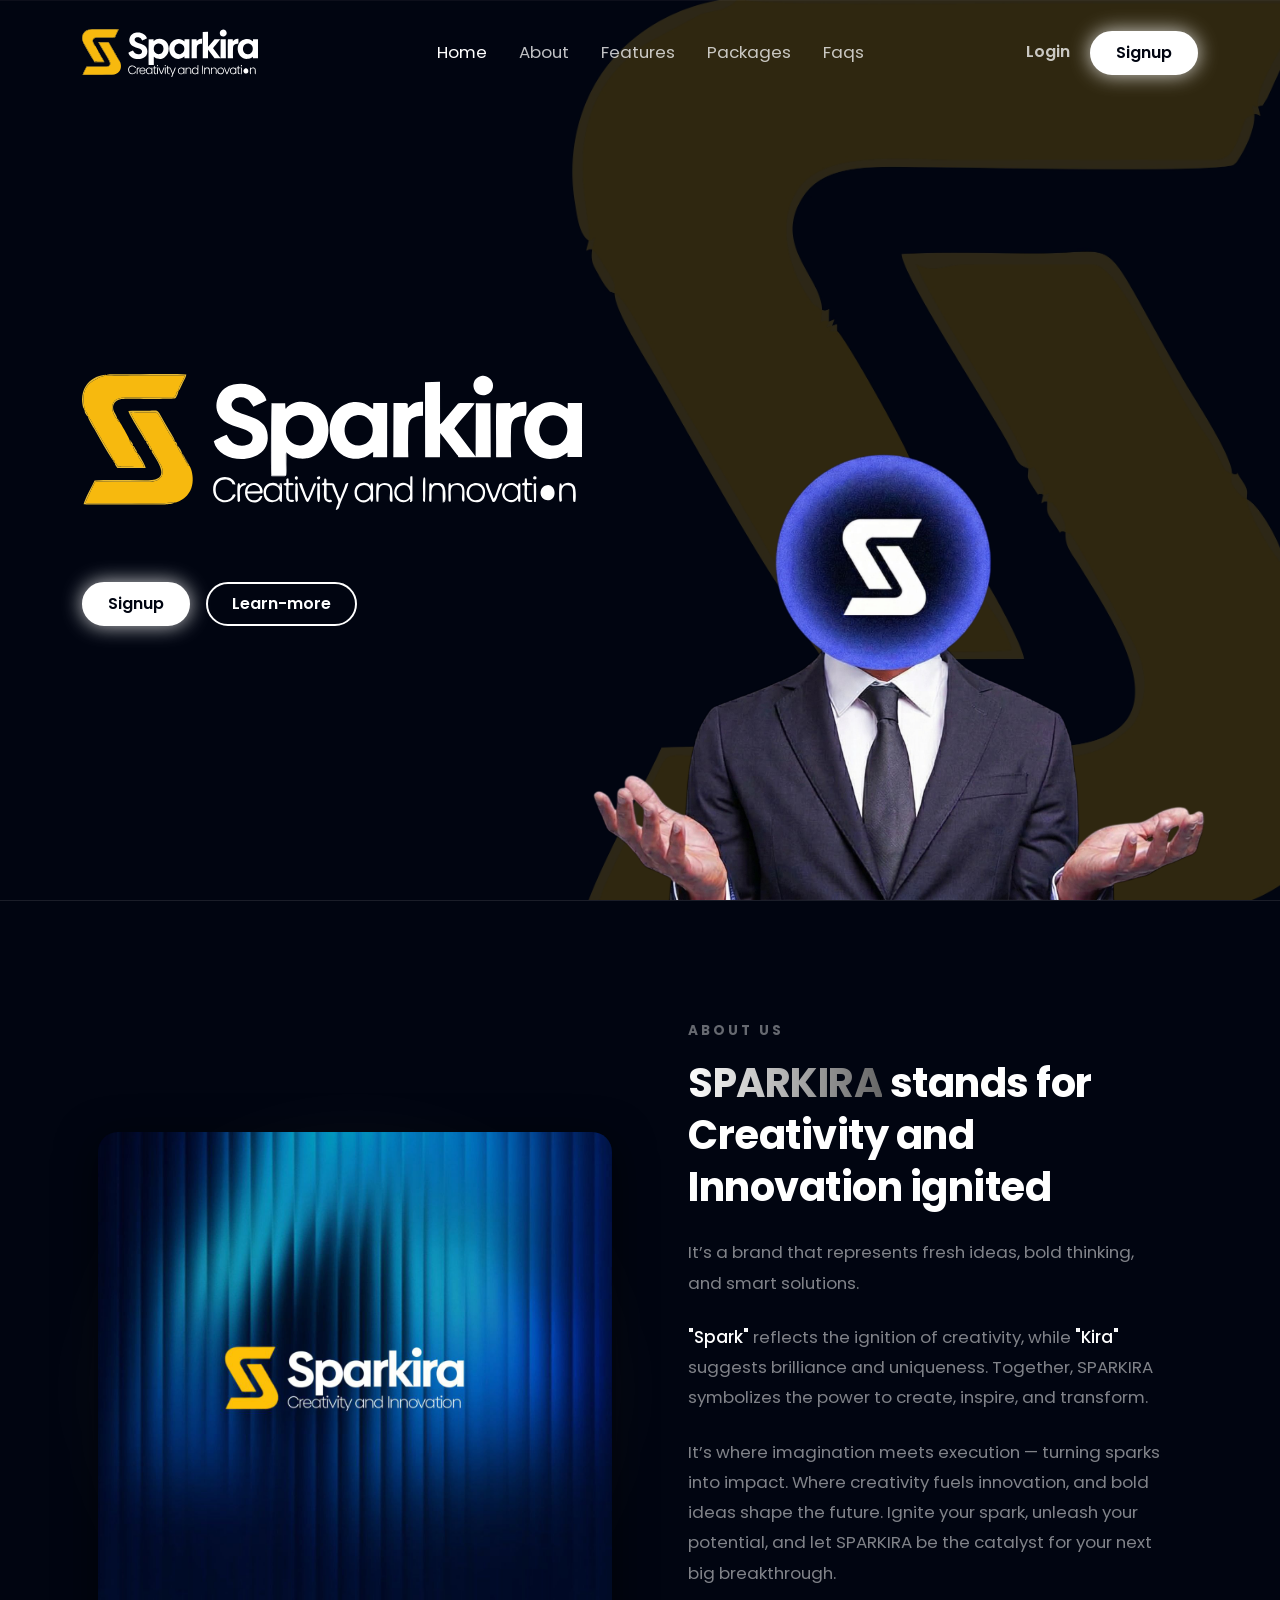
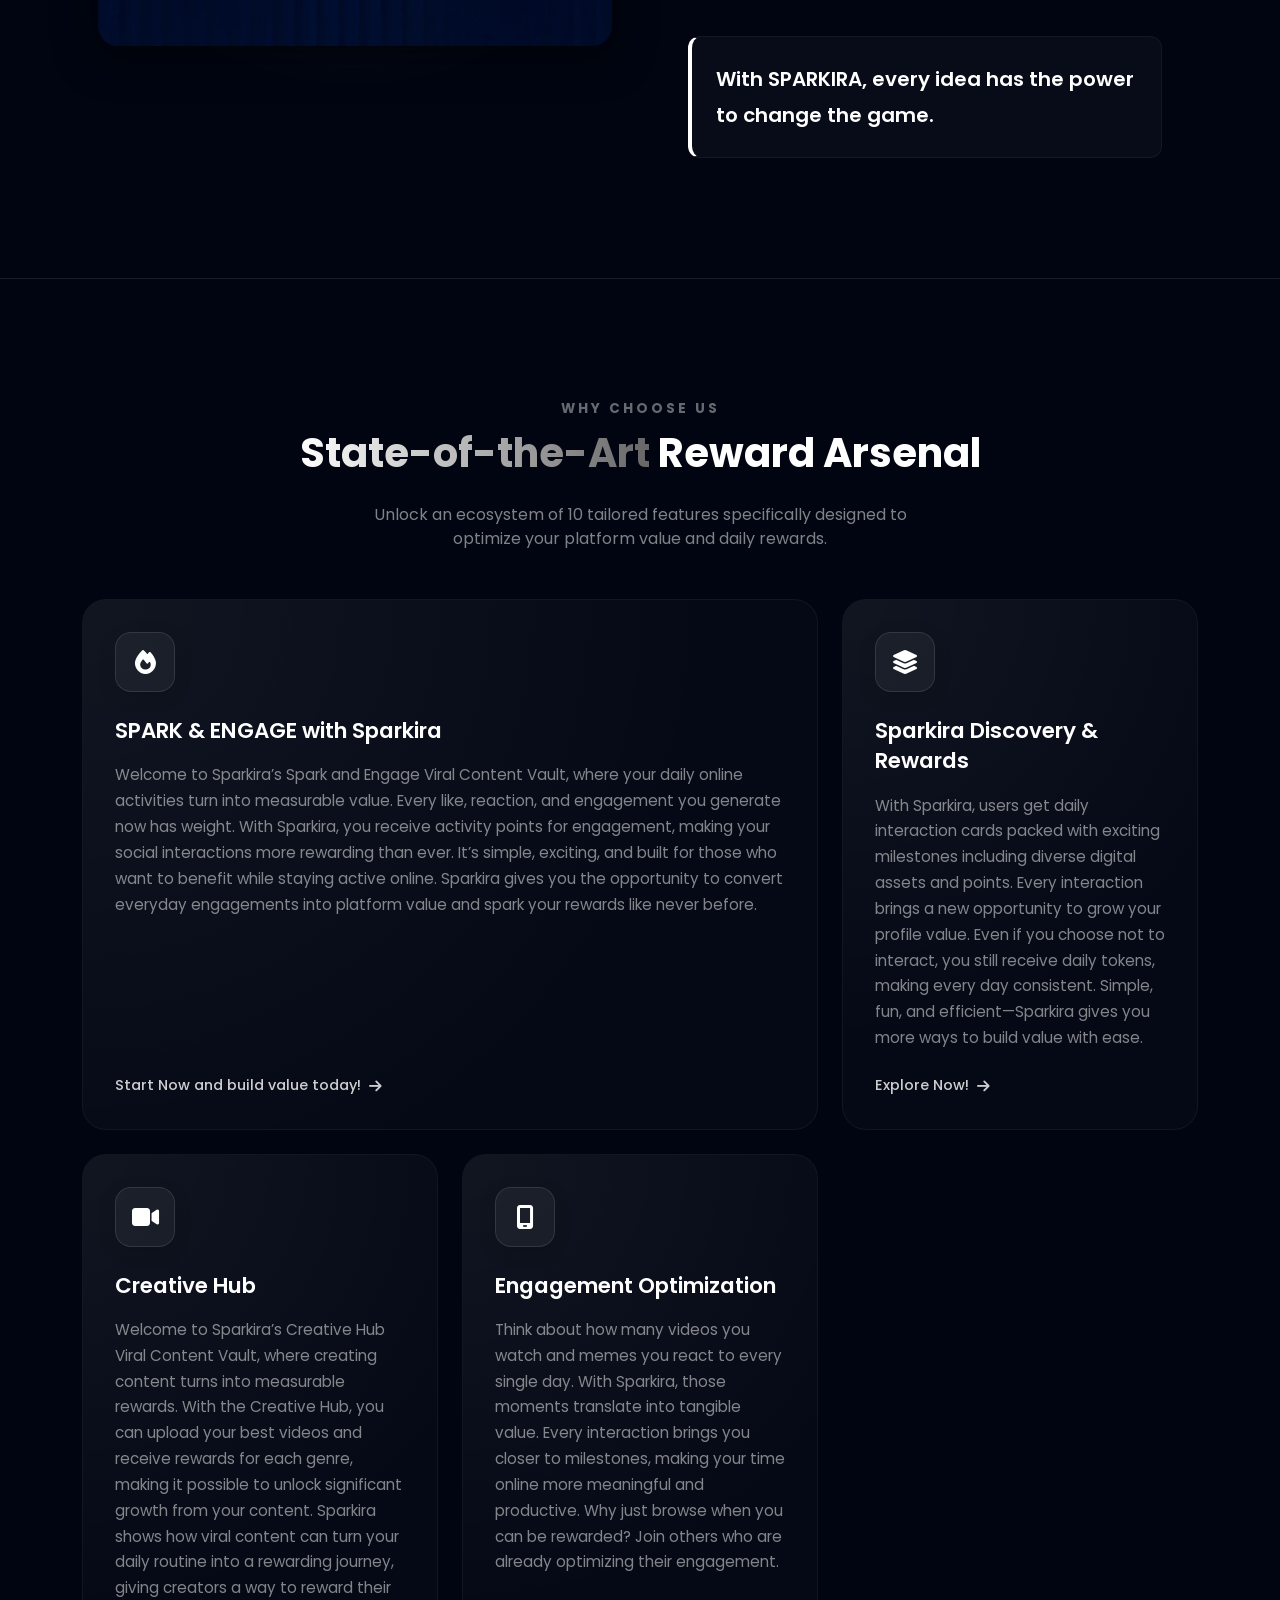
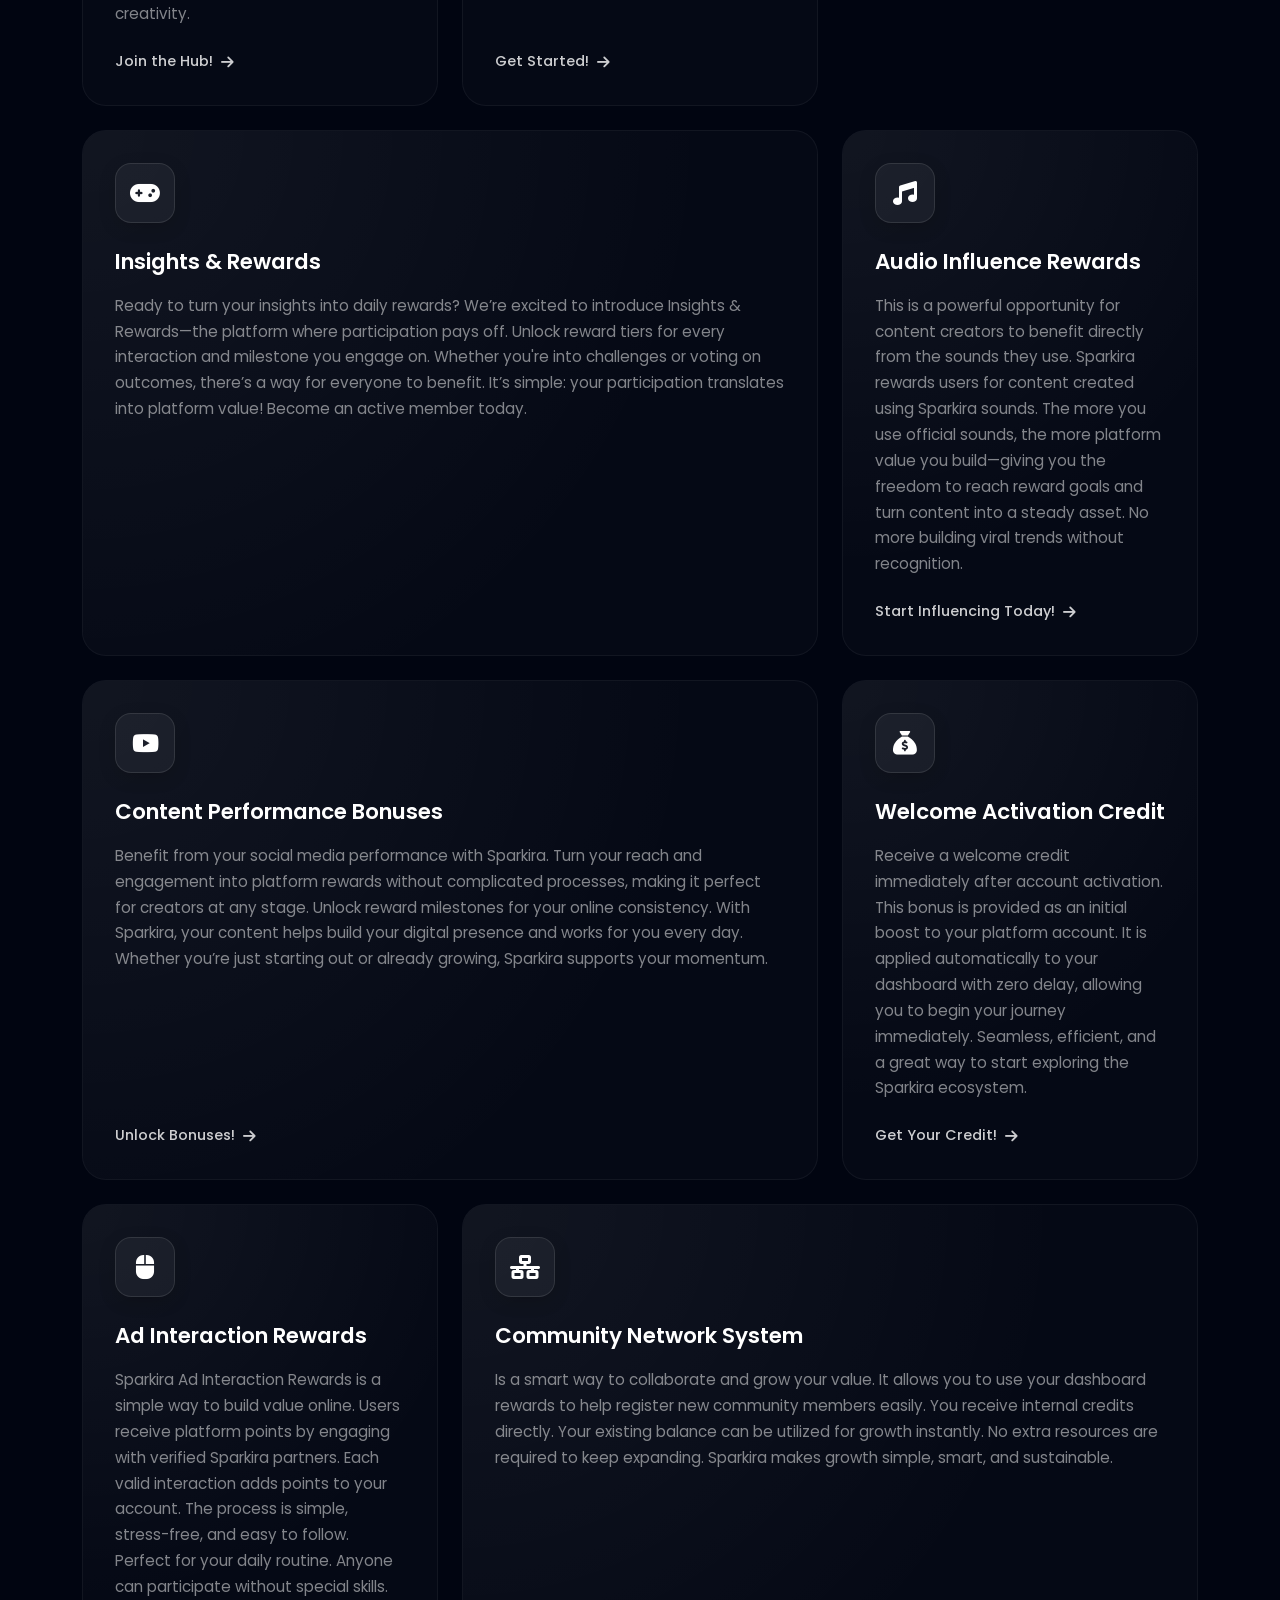
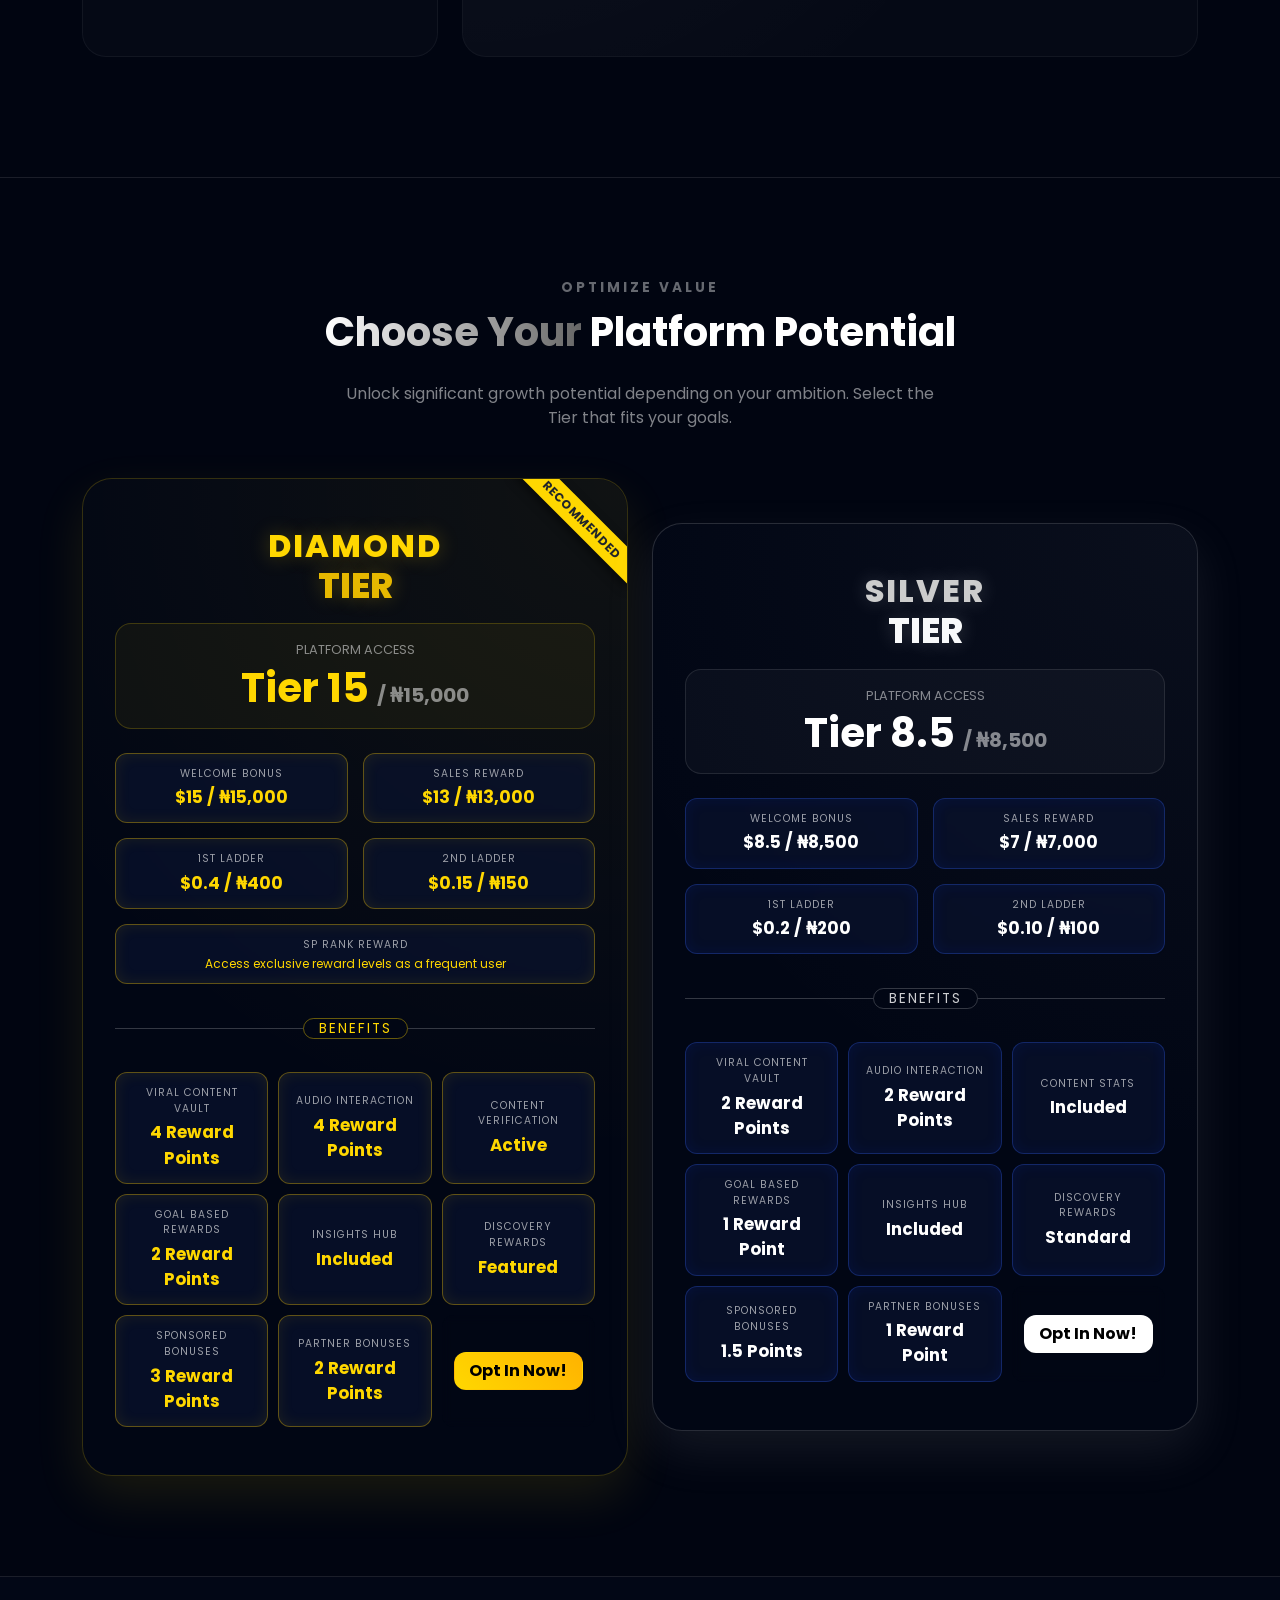
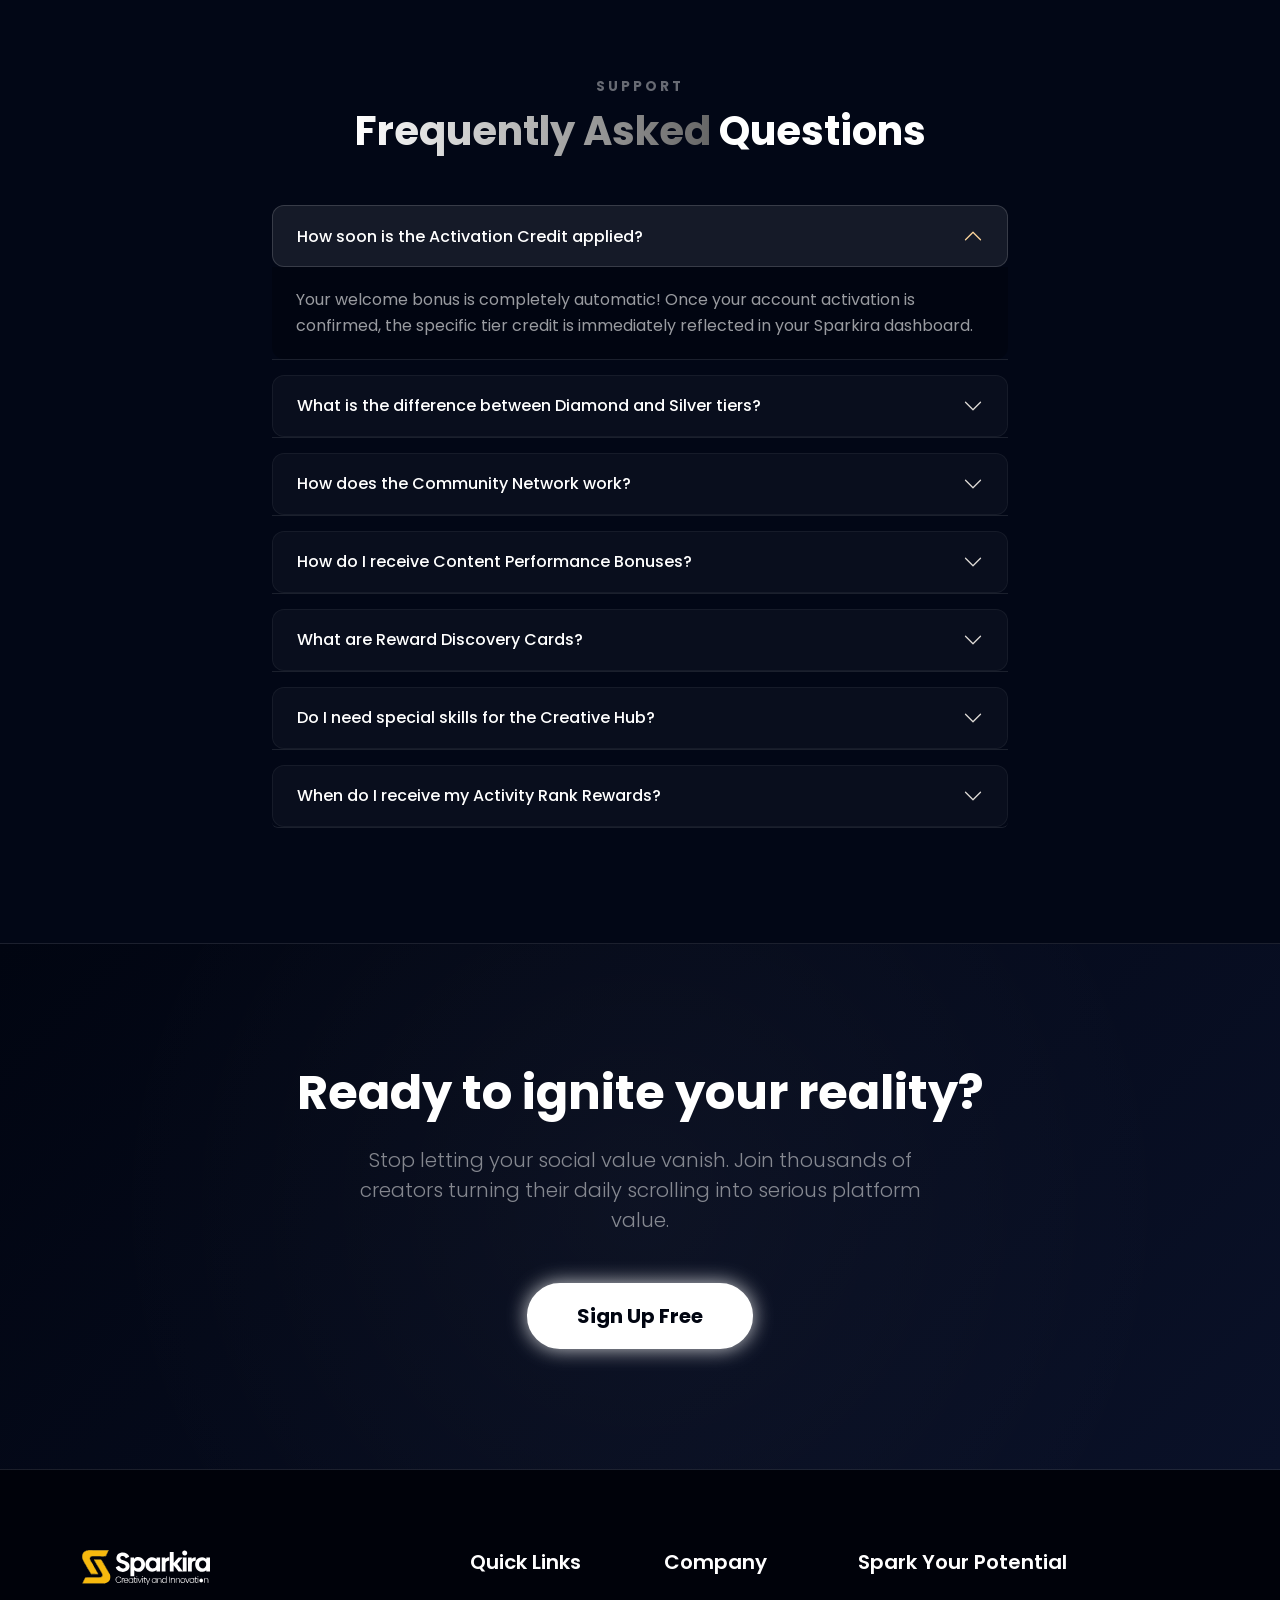
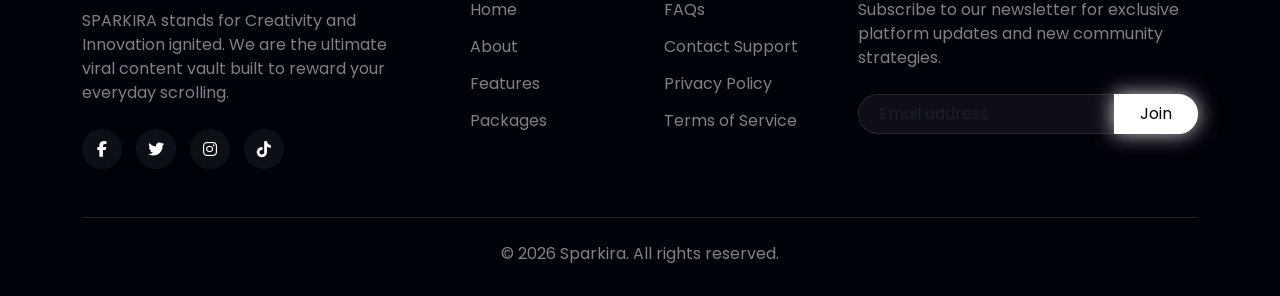
<file: index.html>
<!DOCTYPE html>
<html lang="en">

<head>
    <!-- Google tag (gtag.js) -->
    <script async src="https://www.googletagmanager.com/gtag/js?id=AW-18066627987"></script>
    <script>
        window.dataLayer = window.dataLayer || [];
        function gtag() { dataLayer.push(arguments); }
        gtag('js', new Date());

        gtag('config', 'AW-18066627987');
    </script>
    <!-- Event snippet for Page view conversion page -->
    <script>
        gtag('event', 'conversion', {
            'send_to': 'AW-18066627987/RcFoCJX20ZccEJO766ZD',
            'value': 1.0,
            'currency': 'USD'
        });
    </script>

    <meta charset="UTF-8">
    <meta name="viewport" content="width=device-width, initial-scale=1.0, maximum-scale=1.0, user-scalable=no">

    <!-- SEO Meta Tags -->
    <title>Sparkira | Spark & Engage Viral Content Vault</title>
    <meta name="description"
        content="Sparkira is your ultimate Viral Content Vault. Receive platform rewards from daily social media likes, reactions, and engagements. Turn your activity into value today!">
    <meta name="keywords"
        content="Sparkira, rewards program, social media value, viral content, engagement bonuses, digital rewards">
    <meta name="author" content="Sparkira Team">
    <meta name="robots" content="index, follow">

    <!-- Open Graph / Social Media Meta Tags -->
    <meta property="og:type" content="website">
    <meta property="og:url" content="https://sparkira.com.ng/">
    <meta property="og:title" content="Sparkira - The Viral Content Reward Vault">
    <meta property="og:description"
        content="Turn your daily online likes and reactions into exclusive platform rewards. Start with Sparkira today!">
    <meta property="og:image" content="https://sparkira.com.ng/assets/logo.svg">

    <!-- Twitter Card Meta Tags -->
    <meta property="twitter:card" content="summary_large_image">
    <meta property="twitter:url" content="https://sparkira.com.ng/">
    <meta property="twitter:title" content="Sparkira - Spark & Engage for Rewards">
    <meta property="twitter:description"
        content="Join the most rewarding Viral Content Vault. Benefit from every interaction!">
    <meta property="twitter:image" content="https://sparkira.com.ng/assets/logo.svg">

    <!-- Favicon Suite -->
    <link rel="apple-touch-icon" sizes="180x180" href="assets/favicon/apple-touch-icon.png">
    <link rel="icon" type="image/png" sizes="32x32" href="assets/favicon/favicon-32x32.png">
    <link rel="icon" type="image/png" sizes="16x16" href="assets/favicon/favicon-16x16.png">
    <link rel="shortcut icon" href="assets/favicon/favicon.ico">
    <link rel="manifest" href="assets/favicon/manifest.json" crossorigin="use-credentials">

    <!-- Google Fonts: Poppins -->
    <link rel="preconnect" href="https://fonts.googleapis.com">
    <link rel="preconnect" href="https://fonts.gstatic.com" crossorigin>
    <link href="https://fonts.googleapis.com/css2?family=Poppins:wght@300;400;500;600;700&display=swap"
        rel="stylesheet">

    <!-- Bootstrap 5.3.3 CSS -->
    <link href="https://cdn.jsdelivr.net/npm/bootstrap@5.3.3/dist/css/bootstrap.min.css" rel="stylesheet">

    <!-- Font Awesome 6 -->
    <link rel="stylesheet" href="https://cdnjs.cloudflare.com/ajax/libs/font-awesome/6.4.0/css/all.min.css">

    <!-- AOS 2.3.1 CSS -->
    <link href="https://unpkg.com/aos@2.3.1/dist/aos.css" rel="stylesheet">

    <!-- Custom CSS -->
    <link href="css/style.css" rel="stylesheet">
</head>

<body>

    <!-- Navbar -->
    <nav class="navbar navbar-expand-lg fixed-top" id="mainNavbar">
        <div class="container">
            <!-- Brand Logo -->
            <a class="navbar-brand" href="index.html">
                <img src="assets/logo.svg" alt="Sparkira Logo" class="nav-logo">
            </a>

            <!-- Mobile Buttons (Signup & Toggler) -->
            <div class="d-flex align-items-center d-lg-none responsive-nav-actions">
                <a href="register.html"
                    class="btn btn-primary-glowing rounded-pill me-3 btn-sm px-3 fw-medium">Signup</a>
                <button class="navbar-toggler text-white border-0 p-0" type="button" data-bs-toggle="collapse"
                    data-bs-target="#navbarContent" aria-controls="navbarContent" aria-expanded="false"
                    aria-label="Toggle navigation">
                    <i class="fa-solid fa-bars fs-2"></i>
                </button>
            </div>

            <!-- Navbar Links & Desktop Button -->
            <div class="collapse navbar-collapse" id="navbarContent">
                <ul class="navbar-nav mx-auto mb-2 mb-lg-0 text-center mt-3 mt-lg-0">
                    <li class="nav-item">
                        <a class="nav-link text-white px-3" href="#hero">Home</a>
                    </li>
                    <li class="nav-item">
                        <a class="nav-link text-white text-opacity-75 px-3" href="#about">About</a>
                    </li>
                    <li class="nav-item">
                        <a class="nav-link text-white text-opacity-75 px-3" href="#features">Features</a>
                    </li>
                    <li class="nav-item">
                        <a class="nav-link text-white text-opacity-75 px-3" href="#packages">Packages</a>
                    </li>
                    <li class="nav-item">
                        <a class="nav-link text-white text-opacity-75 px-3" href="#faqs">Faqs</a>
                    </li>

                    <!-- Mobile Auth Links -->
                    <li class="nav-item d-lg-none mt-3 pt-3 border-top border-secondary border-opacity-25 pb-2">
                        <a class="nav-link text-white px-3 fw-semibold" href="login.html">Login</a>
                    </li>
                    <li class="nav-item d-lg-none pb-2">
                        <a href="register.html"
                            class="btn btn-primary-glowing rounded-pill px-4 py-2 fw-semibold w-75">Sign Up</a>
                    </li>
                </ul>
                <div class="d-none d-lg-block text-end">
                    <a href="login.html"
                        class="text-white text-opacity-75 text-decoration-none fw-semibold me-3">Login</a>
                    <a href="register.html"
                        class="btn btn-primary-glowing rounded-pill px-4 py-2 fw-semibold">Signup</a>
                </div>
            </div>
        </div>
    </nav>

    <div class="page-wrapper">

        <!-- Hero Section -->
        <section class="hero-section" id="hero">
            <div class="container h-100 position-relative z-index-2">
                <div class="row h-100 align-items-center text-center text-lg-start">
                    <!-- Content Column -->
                    <div class="col-12 col-lg-6 hero-content-col" data-aos="fade-up">
                        <img src="assets/logo.svg" alt="Sparkira Title" class="hero-title-img mb-5">
                        <div
                            class="hero-buttons d-flex flex-row justify-content-center justify-content-lg-start gap-3 mt-4 align-items-center">
                            <a href="register.html"
                                class="btn btn-primary-glowing rounded-pill px-4 py-2 fw-semibold">Signup</a>
                            <a href="#about"
                                class="btn btn-secondary-outline rounded-pill px-4 py-2 fw-semibold">Learn-more</a>
                        </div>
                    </div>

                    <!-- Desktop Image Placeholder Column -->
                    <div class="col-lg-6 d-none d-lg-block">
                    </div>
                </div>
            </div>

            <!-- Hero Images -->
            <div class="hero-image-wrapper z-index-1">
                <img src="assets/hero-image-desktop.png" alt="Hero Subject Desktop"
                    class="hero-image-desktop d-none d-lg-block" data-aos="fade-left" data-aos-delay="200">
                <img src="assets/hero-image-mobile.png" alt="Hero Subject Mobile"
                    class="hero-image-mobile d-block d-lg-none">
            </div>
        </section>

        <!-- About Section -->
        <section class="about-section" id="about">
            <div class="container">
                <div class="row align-items-center">
                    <!-- Image Column -->
                    <div class="col-lg-6 mb-5 mb-lg-0" data-aos="fade-right">
                        <div class="about-image-wrapper">
                            <img src="assets/about.jpg" alt="About Sparkira" class="img-fluid about-img">
                            <div class="about-img-glow"></div>
                        </div>
                    </div>

                    <!-- Text Column -->
                    <div class="col-lg-6 px-lg-5" data-aos="fade-left" data-aos-delay="100">
                        <div class="section-subtitle mb-3 text-uppercase fw-bold">About Us</div>
                        <h2 class="about-heading mb-4">
                            <span class="text-gradient">SPARKIRA</span> stands for Creativity and Innovation ignited
                        </h2>

                        <div class="about-content">
                            <p class="lead fw-normal text-white-50">
                                It’s a brand that represents fresh ideas, bold thinking, and smart solutions.
                            </p>
                            <p class="text-white-50">
                                <span class="text-white fw-medium">"Spark"</span> reflects the ignition of creativity,
                                while <span class="text-white fw-medium">"Kira"</span> suggests brilliance and
                                uniqueness. Together, SPARKIRA symbolizes the power to create, inspire, and transform.
                            </p>
                            <p class="text-white-50">
                                It’s where imagination meets execution — turning sparks into impact. Where creativity
                                fuels innovation, and bold ideas shape the future. Ignite your spark, unleash your
                                potential, and let SPARKIRA be the catalyst for your next big breakthrough.
                            </p>

                            <!-- Highlighted Quote Box -->
                            <div class="about-quote-box mt-5">
                                <p class="fw-semibold text-white mb-0 fs-5">
                                    With SPARKIRA, every idea has the power to change the game.
                                </p>
                            </div>
                        </div>
                    </div>
                </div>
            </div>
        </section>

        <!-- Features Section -->
        <section class="features-section" id="features">
            <div class="container">
                <div class="text-center mb-5" data-aos="fade-up">
                    <div class="section-subtitle mb-2 text-uppercase fw-bold">Why Choose Us</div>
                    <h2 class="features-heading"><span class="text-gradient">State-of-the-Art</span> Reward Arsenal</h2>
                    <p class="text-white-50 mx-auto" style="max-width: 600px;">Unlock an ecosystem of 10 tailored
                        features specifically designed to optimize your platform value and daily rewards.</p>
                </div>

                <div class="bento-grid">
                    <!-- 1 -->
                    <div class="bento-card col-span-2" data-aos="fade-up" data-aos-delay="50">
                        <div class="bento-icon"><i class="fa-solid fa-fire"></i></div>
                        <h4 class="bento-title">SPARK & ENGAGE with Sparkira</h4>
                        <p class="bento-text">Welcome to Sparkira’s Spark and Engage Viral Content Vault, where your
                            daily online activities turn into measurable value. Every like, reaction, and engagement you
                            generate now has weight. With Sparkira, you receive activity points for engagement, making
                            your social interactions more rewarding than ever. It’s simple, exciting, and built for
                            those who want to benefit while staying active online. Sparkira gives you the opportunity to
                            convert everyday engagements into platform value and spark your rewards like never before.
                        </p>
                        <a href="register.html" class="bento-cta">Start Now and build value today! <i
                                class="fa-solid fa-arrow-right"></i></a>
                    </div>

                    <!-- 2 -->
                    <div class="bento-card" data-aos="fade-up" data-aos-delay="100">
                        <div class="bento-icon"><i class="fa-solid fa-layer-group"></i></div>
                        <h4 class="bento-title">Sparkira Discovery & Rewards</h4>
                        <p class="bento-text">With Sparkira, users get daily interaction cards packed with exciting
                            milestones including diverse digital assets and points. Every interaction brings a new
                            opportunity to grow your profile value. Even if you choose not to interact, you still
                            receive daily tokens, making every day consistent. Simple, fun, and efficient—Sparkira gives
                            you more ways to build value with ease.</p>
                        <a href="register.html" class="bento-cta">Explore Now! <i
                                class="fa-solid fa-arrow-right"></i></a>
                    </div>

                    <!-- 3 -->
                    <div class="bento-card" data-aos="fade-up" data-aos-delay="150">
                        <div class="bento-icon"><i class="fa-solid fa-video"></i></div>
                        <h4 class="bento-title">Creative Hub</h4>
                        <p class="bento-text">Welcome to Sparkira’s Creative Hub Viral Content Vault, where creating
                            content turns into measurable rewards. With the Creative Hub, you can upload your best
                            videos and receive rewards for each genre, making it possible to unlock significant growth
                            from your content. Sparkira shows how viral content can turn your daily routine into a
                            rewarding journey, giving creators a way to reward their creativity.</p>
                        <a href="register.html" class="bento-cta">Join the Hub! <i
                                class="fa-solid fa-arrow-right"></i></a>
                    </div>

                    <!-- 4 -->
                    <div class="bento-card" data-aos="fade-up" data-aos-delay="200">
                        <div class="bento-icon"><i class="fa-solid fa-mobile-screen"></i></div>
                        <h4 class="bento-title">Engagement Optimization</h4>
                        <p class="bento-text">Think about how many videos you watch and memes you react to every single
                            day. With Sparkira, those moments translate into tangible value. Every interaction brings
                            you closer to milestones, making your time online more meaningful and productive. Why just
                            browse when you can be rewarded? Join others who are already optimizing their engagement.
                        </p>
                        <a href="#" class="bento-cta">Get Started! <i class="fa-solid fa-arrow-right"></i></a>
                    </div>

                    <!-- 5 -->
                    <div class="bento-card col-span-2" data-aos="fade-up" data-aos-delay="250">
                        <div class="bento-icon"><i class="fa-solid fa-gamepad"></i></div>
                        <h4 class="bento-title">Insights & Rewards</h4>
                        <p class="bento-text">Ready to turn your insights into daily rewards? We’re excited to introduce
                            Insights & Rewards—the platform where participation pays off. Unlock reward tiers for every
                            interaction and milestone you engage on. Whether you're into challenges or voting on
                            outcomes, there’s a way for everyone to benefit. It’s simple: your participation translates
                            into platform value! Become an active member today.</p>
                    </div>

                    <!-- 6 -->
                    <div class="bento-card" data-aos="fade-up" data-aos-delay="300">
                        <div class="bento-icon"><i class="fa-solid fa-music"></i></div>
                        <h4 class="bento-title">Audio Influence Rewards</h4>
                        <p class="bento-text">This is a powerful opportunity for content creators to benefit directly
                            from the sounds they use. Sparkira rewards users for content created using Sparkira sounds.
                            The more you use official sounds, the more platform value you build—giving you the freedom
                            to reach reward goals and turn content into a steady asset. No more building viral trends
                            without recognition.</p>
                        <a href="#" class="bento-cta">Start Influencing Today! <i
                                class="fa-solid fa-arrow-right"></i></a>
                    </div>

                    <!-- 7 -->
                    <div class="bento-card col-span-2" data-aos="fade-up" data-aos-delay="350">
                        <div class="bento-icon"><i class="fa-brands fa-youtube"></i></div>
                        <h4 class="bento-title">Content Performance Bonuses</h4>
                        <p class="bento-text">Benefit from your social media performance with Sparkira. Turn your reach
                            and engagement into platform rewards without complicated processes, making it perfect for
                            creators at any stage. Unlock reward milestones for your online consistency. With Sparkira,
                            your content helps build your digital presence and works for you every day. Whether you’re
                            just starting out or already growing, Sparkira supports your momentum.</p>
                        <a href="#" class="bento-cta">Unlock Bonuses! <i class="fa-solid fa-arrow-right"></i></a>
                    </div>

                    <!-- 8 -->
                    <div class="bento-card" data-aos="fade-up" data-aos-delay="400">
                        <div class="bento-icon"><i class="fa-solid fa-sack-dollar"></i></div>
                        <h4 class="bento-title">Welcome Activation Credit</h4>
                        <p class="bento-text">Receive a welcome credit immediately after account activation. This bonus
                            is provided as an initial boost to your platform account. It is applied automatically to
                            your dashboard with zero delay, allowing you to begin your journey immediately. Seamless,
                            efficient, and a great way to start exploring the Sparkira ecosystem.</p>
                        <a href="register.html" class="bento-cta">Get Your Credit! <i
                                class="fa-solid fa-arrow-right"></i></a>
                    </div>

                    <!-- 9 -->
                    <div class="bento-card" data-aos="fade-up" data-aos-delay="450">
                        <div class="bento-icon"><i class="fa-solid fa-computer-mouse"></i></div>
                        <h4 class="bento-title">Ad Interaction Rewards</h4>
                        <p class="bento-text">Sparkira Ad Interaction Rewards is a simple way to build value online.
                            Users receive platform points by engaging with verified Sparkira partners. Each valid
                            interaction adds points to your account. The process is simple, stress-free, and easy to
                            follow. Perfect for your daily routine. Anyone can participate without special skills.</p>
                    </div>

                    <!-- 10 -->
                    <div class="bento-card col-span-2" data-aos="fade-up" data-aos-delay="500">
                        <div class="bento-icon"><i class="fa-solid fa-network-wired"></i></div>
                        <h4 class="bento-title">Community Network System</h4>
                        <p class="bento-text">Is a smart way to collaborate and grow your value. It allows you to use
                            your dashboard rewards to help register new community members easily. You receive internal
                            credits directly. Your existing balance can be utilized for growth instantly. No extra
                            resources are required to keep expanding. Sparkira makes growth simple, smart, and
                            sustainable.</p>
                    </div>
                </div>
            </div>
        </section>

        <!-- Packages Section -->
        <section class="packages-section" id="packages">
            <div class="container">
                <div class="text-center mb-5" data-aos="fade-up">
                    <div class="section-subtitle mb-2 text-uppercase fw-bold">Optimize Value</div>
                    <h2 class="features-heading"><span class="text-gradient">Choose Your</span> Platform Potential</h2>
                    <p class="text-white-50 mx-auto" style="max-width: 600px;">Unlock significant growth potential
                        depending on your ambition. Select the Tier that fits your goals.</p>
                </div>

                <div class="row g-4 align-items-center justify-content-center">
                    <!-- Diamond Package (First & Recommended) -->
                    <div class="col-lg-6" data-aos="fade-right">
                        <div class="package-card diamond-package position-relative overflow-hidden">
                            <div class="recommended-badge text-uppercase fw-bold text-dark px-3 py-1 position-absolute"
                                style="top: 28px; right: -35px; background: #ffd700; font-size: 0.75rem; transform: rotate(45deg); width: 160px; text-align: center; box-shadow: 0 4px 10px rgba(0,0,0,0.5); z-index: 10;">
                                RECOMMENDED</div>
                            <div class="package-header text-center mb-4">
                                <h3 class="pkg-title mb-2"><span class="d-block text-gold"
                                        style="font-size: 0.9em; letter-spacing: 2px;">Diamond</span> Tier</h3>
                                <div class="access-fee-display mt-3 mb-2 p-3 rounded-4"
                                    style="background: rgba(255, 215, 0, 0.05); border: 1px solid rgba(255, 215, 0, 0.2);">
                                    <span class="d-block text-white-50 text-uppercase letter-spacing-1 mb-1"
                                        style="font-size: 0.8rem;">Platform Access</span>
                                    <span class="display-6 fw-bold text-gold">Tier 15 <span class="fs-5 text-white-50">/
                                            ₦15,000</span></span>
                                </div>
                            </div>
                            <div class="package-body">
                                <div class="package-grid">
                                    <div class="pkg-item"><span class="pkg-label">WELCOME BONUS</span> <span
                                            class="pkg-val text-gold">$15 / ₦15,000</span></div>
                                    <div class="pkg-item"><span class="pkg-label">SALES REWARD</span> <span
                                            class="pkg-val text-gold">$13 / ₦13,000</span></div>
                                    <div class="pkg-item"><span class="pkg-label">1st LADDER</span> <span
                                            class="pkg-val text-gold">$0.4 / ₦400</span></div>
                                    <div class="pkg-item"><span class="pkg-label">2nd LADDER</span> <span
                                            class="pkg-val text-gold">$0.15 / ₦150</span></div>
                                    <div class="pkg-item" style="grid-column: span 2;"><span class="pkg-label">SP Rank
                                            Reward</span> <span class="pkg-val text-gold fw-normal fs-7"
                                            style="font-size: 0.75rem; line-height:1.2;">Access exclusive reward levels
                                            as a frequent user</span></div>
                                </div>

                                <div class="job-aspect-divider diamond-divider"><span>BENEFITS</span></div>

                                <div class="package-grid-3">
                                    <div class="pkg-item"><span class="pkg-label">Viral Content vault</span> <span
                                            class="pkg-val text-gold">4 Reward Points</span></div>
                                    <div class="pkg-item"><span class="pkg-label">Audio interaction</span> <span
                                            class="pkg-val text-gold">4 Reward Points</span></div>
                                    <div class="pkg-item"><span class="pkg-label">Content Verification</span> <span
                                            class="pkg-val text-gold">Active</span></div>
                                    <div class="pkg-item"><span class="pkg-label">Goal based rewards</span> <span
                                            class="pkg-val text-gold">2 Reward Points</span></div>
                                    <div class="pkg-item"><span class="pkg-label">Insights Hub</span> <span
                                            class="pkg-val text-gold">Included</span></div>
                                    <div class="pkg-item"><span class="pkg-label">Discovery Rewards</span> <span
                                            class="pkg-val text-gold">Featured</span></div>
                                    <div class="pkg-item"><span class="pkg-label">Sponsored bonuses</span> <span
                                            class="pkg-val text-gold">3 Reward Points</span></div>
                                    <div class="pkg-item"><span class="pkg-label">Partner bonuses</span> <span
                                            class="pkg-val text-gold">2 Reward Points</span></div>
                                    <div
                                        class="pkg-item border-0 outline-0 shadow-none bg-transparent d-flex align-items-center justify-content-center">
                                        <a href="register.html" class="btn pkg-btn-diamond w-100 fw-bold">Opt In
                                            Now!</a>
                                    </div>
                                </div>
                            </div>
                        </div>
                    </div>

                    <!-- Silver Package -->
                    <div class="col-lg-6" data-aos="fade-left">
                        <div class="package-card silver-package">
                            <div class="package-header text-center mb-4">
                                <h3 class="pkg-title mb-2"><span class="d-block"
                                        style="color: #ccc; font-size: 0.9em; letter-spacing: 2px;">Silver</span> Tier
                                </h3>
                                <div class="access-fee-display mt-3 mb-2 p-3 rounded-4"
                                    style="background: rgba(255, 255, 255, 0.03); border: 1px solid rgba(255, 255, 255, 0.1);">
                                    <span class="d-block text-white-50 text-uppercase letter-spacing-1 mb-1"
                                        style="font-size: 0.8rem;">Platform Access</span>
                                    <span class="display-6 fw-bold text-white">Tier 8.5 <span
                                            class="fs-5 text-white-50">/ ₦8,500</span></span>
                                </div>
                            </div>
                            <div class="package-body">
                                <div class="package-grid">
                                    <div class="pkg-item"><span class="pkg-label">WELCOME BONUS</span> <span
                                            class="pkg-val">$8.5 / ₦8,500</span></div>
                                    <div class="pkg-item"><span class="pkg-label">SALES REWARD</span> <span
                                            class="pkg-val">$7 / ₦7,000</span></div>
                                    <div class="pkg-item"><span class="pkg-label">1st LADDER</span> <span
                                            class="pkg-val">$0.2 / ₦200</span></div>
                                    <div class="pkg-item"><span class="pkg-label">2nd LADDER</span> <span
                                            class="pkg-val">$0.10 / ₦100</span></div>
                                </div>

                                <div class="job-aspect-divider"><span>BENEFITS</span></div>

                                <div class="package-grid-3">
                                    <div class="pkg-item"><span class="pkg-label">Viral Content vault</span> <span
                                            class="pkg-val">2 Reward Points</span></div>
                                    <div class="pkg-item"><span class="pkg-label">Audio interaction</span> <span
                                            class="pkg-val">2 Reward Points</span></div>
                                    <div class="pkg-item"><span class="pkg-label">Content Stats</span> <span
                                            class="pkg-val">Included</span></div>
                                    <div class="pkg-item"><span class="pkg-label">Goal based rewards</span> <span
                                            class="pkg-val">1 Reward Point</span></div>
                                    <div class="pkg-item"><span class="pkg-label">Insights Hub</span> <span
                                            class="pkg-val">Included</span></div>
                                    <div class="pkg-item"><span class="pkg-label">Discovery Rewards</span> <span
                                            class="pkg-val">Standard</span></div>
                                    <div class="pkg-item"><span class="pkg-label">Sponsored bonuses</span> <span
                                            class="pkg-val">1.5 Points</span></div>
                                    <div class="pkg-item"><span class="pkg-label">Partner bonuses</span> <span
                                            class="pkg-val">1 Reward Point</span></div>
                                    <div
                                        class="pkg-item border-0 outline-0 shadow-none bg-transparent d-flex align-items-center justify-content-center">
                                        <a href="register.html" class="btn pkg-btn-silver w-100 fw-bold">Opt In Now!</a>
                                    </div>
                                </div>
                            </div>
                        </div>
                    </div>
                </div>
            </div>
        </section>

        <!-- FAQs Section -->
        <section class="faqs-section" id="faqs">
            <div class="container">
                <div class="text-center mb-5" data-aos="fade-up">
                    <div class="section-subtitle mb-2 text-uppercase fw-bold">Support</div>
                    <h2 class="features-heading"><span class="text-gradient">Frequently Asked</span> Questions</h2>
                </div>

                <div class="row justify-content-center">
                    <div class="col-lg-8" data-aos="fade-up" data-aos-delay="100">
                        <div class="accordion custom-accordion" id="faqAccordion">
                            <!-- FAQ 1 -->
                            <div class="accordion-item">
                                <h2 class="accordion-header">
                                    <button class="accordion-button" type="button" data-bs-toggle="collapse"
                                        data-bs-target="#collapseOne" aria-expanded="true">
                                        How soon is the Activation Credit applied?
                                    </button>
                                </h2>
                                <div id="collapseOne" class="accordion-collapse collapse show"
                                    data-bs-parent="#faqAccordion">
                                    <div class="accordion-body">
                                        Your welcome bonus is completely automatic! Once your account activation is
                                        confirmed, the specific tier credit is immediately reflected in your Sparkira
                                        dashboard.
                                    </div>
                                </div>
                            </div>

                            <!-- FAQ 2 -->
                            <div class="accordion-item">
                                <h2 class="accordion-header">
                                    <button class="accordion-button collapsed" type="button" data-bs-toggle="collapse"
                                        data-bs-target="#collapseTwo">
                                        What is the difference between Diamond and Silver tiers?
                                    </button>
                                </h2>
                                <div id="collapseTwo" class="accordion-collapse collapse"
                                    data-bs-parent="#faqAccordion">
                                    <div class="accordion-body">
                                        The Diamond Tier offers the highest reward multipliers and permanent access to
                                        premium features, while the Silver Tier is an excellent starting point for new
                                        creators.
                                    </div>
                                </div>
                            </div>

                            <!-- FAQ 3 -->
                            <div class="accordion-item">
                                <h2 class="accordion-header">
                                    <button class="accordion-button collapsed" type="button" data-bs-toggle="collapse"
                                        data-bs-target="#collapseThree">
                                        How does the Community Network work?
                                    </button>
                                </h2>
                                <div id="collapseThree" class="accordion-collapse collapse"
                                    data-bs-parent="#faqAccordion">
                                    <div class="accordion-body">
                                        Our Community Network lets you use your platform points to support new members.
                                        This streamlines the onboarding process and builds value within the ecosystem.
                                    </div>
                                </div>
                            </div>

                            <!-- FAQ 4 -->
                            <div class="accordion-item">
                                <h2 class="accordion-header">
                                    <button class="accordion-button collapsed" type="button" data-bs-toggle="collapse"
                                        data-bs-target="#collapseFour">
                                        How do I receive Content Performance Bonuses?
                                    </button>
                                </h2>
                                <div id="collapseFour" class="accordion-collapse collapse"
                                    data-bs-parent="#faqAccordion">
                                    <div class="accordion-body">
                                        Sparkira provides bonuses based on your reach and channel engagement levels. You
                                        no longer have to wait for corporate reward thresholds to benefit from your
                                        influence.
                                    </div>
                                </div>
                            </div>

                            <!-- FAQ 5 -->
                            <div class="accordion-item">
                                <h2 class="accordion-header">
                                    <button class="accordion-button collapsed" type="button" data-bs-toggle="collapse"
                                        data-bs-target="#collapseFive">
                                        What are Reward Discovery Cards?
                                    </button>
                                </h2>
                                <div id="collapseFive" class="accordion-collapse collapse"
                                    data-bs-parent="#faqAccordion">
                                    <div class="accordion-body">
                                        Every day you unlock a new engagement card. Interacting with it can unlock
                                        professional reward milestones and platform assets.
                                    </div>
                                </div>
                            </div>

                            <!-- FAQ 6 -->
                            <div class="accordion-item">
                                <h2 class="accordion-header">
                                    <button class="accordion-button collapsed" type="button" data-bs-toggle="collapse"
                                        data-bs-target="#collapseSix">
                                        Do I need special skills for the Creative Hub?
                                    </button>
                                </h2>
                                <div id="collapseSix" class="accordion-collapse collapse"
                                    data-bs-parent="#faqAccordion">
                                    <div class="accordion-body">
                                        Absolutely not. Simply uploading quality content automatically builds value in
                                        your Creative Hub vault, making it perfect for creators of all levels.
                                    </div>
                                </div>
                            </div>

                            <!-- FAQ 7 -->
                            <div class="accordion-item">
                                <h2 class="accordion-header">
                                    <button class="accordion-button collapsed" type="button" data-bs-toggle="collapse"
                                        data-bs-target="#collapseSeven">
                                        When do I receive my Activity Rank Rewards?
                                    </button>
                                </h2>
                                <div id="collapseSeven" class="accordion-collapse collapse"
                                    data-bs-parent="#faqAccordion">
                                    <div class="accordion-body">
                                        Diamond users who hit specific activity thresholds unlock the premium SP Rank,
                                        automatically providing exclusive reward milestones as you engage with the
                                        platform.
                                    </div>
                                </div>
                            </div>
                        </div>
                    </div>
                </div>
            </div>
        </section>

        <!-- CTA Section -->
        <section class="cta-section">
            <div class="container text-center position-relative z-index-2" data-aos="zoom-in">
                <h2 class="display-5 fw-bold mb-4">Ready to ignite your reality?</h2>
                <p class="lead text-white-50 mb-5 mx-auto" style="max-width: 600px;">Stop letting your social value
                    vanish. Join thousands of creators turning their daily scrolling into serious platform value.</p>
                <a href="register.html" class="btn btn-primary-glowing rounded-pill px-5 py-3 fs-5 fw-bold">Sign Up
                    Free</a>
            </div>
            <div class="cta-overlay"></div>
        </section>

        <!-- Footer -->
        <footer class="site-footer">
            <div class="container">
                <div class="row g-5">
                    <div class="col-lg-4 pe-lg-5">
                        <img src="assets/logo.svg" alt="Sparkira Logo" class="footer-logo mb-4">
                        <p class="text-white-50">SPARKIRA stands for Creativity and Innovation ignited. We are the
                            ultimate viral content vault built to reward your everyday scrolling.</p>
                        <div class="social-links mt-4">
                            <a href="#"><i class="fa-brands fa-facebook-f"></i></a>
                            <a href="#"><i class="fa-brands fa-twitter"></i></a>
                            <a href="#"><i class="fa-brands fa-instagram"></i></a>
                            <a href="https://www.tiktok.com/@makemoney_with.julie?_r=1&_t=ZN-95GfV1oZsbW"
                                target="_blank"><i class="fa-brands fa-tiktok"></i></a>
                        </div>
                    </div>
                    <div class="col-lg-2 col-6">
                        <h5 class="footer-heading">Quick Links</h5>
                        <ul class="footer-links">
                            <li><a href="#hero">Home</a></li>
                            <li><a href="#about">About</a></li>
                            <li><a href="#features">Features</a></li>
                            <li><a href="#packages">Packages</a></li>
                        </ul>
                    </div>
                    <div class="col-lg-2 col-6">
                        <h5 class="footer-heading">Company</h5>
                        <ul class="footer-links">
                            <li><a href="#faqs">FAQs</a></li>
                            <li><a href="#">Contact Support</a></li>
                            <li><a href="#">Privacy Policy</a></li>
                            <li><a href="#">Terms of Service</a></li>
                        </ul>
                    </div>
                    <div class="col-lg-4">
                        <h5 class="footer-heading">Spark Your Potential</h5>
                        <p class="text-white-50 mb-4">Subscribe to our newsletter for exclusive platform updates and new
                            community strategies.</p>
                        <div class="input-group newsletter-group">
                            <input type="email" class="form-control" placeholder="Email address">
                            <button class="btn btn-primary-glowing px-4"
                                style="border-radius: 0 50px 50px 0; min-width: 80px;">Join</button>
                        </div>
                    </div>
                </div>
                <div class="footer-bottom text-center mt-5 pt-4 border-top border-secondary border-opacity-25">
                    <p class="mb-0 text-white-50">&copy; 2026 Sparkira. All rights reserved.</p>
                </div>
            </div>
        </footer>

    </div> <!-- End Absolute Page Wrapper -->

    <!-- jQuery 3.7.1 -->
    <script src="https://code.jquery.com/jquery-3.7.1.min.js"></script>
    <!-- Bootstrap 5.3.3 JS Bundle (includes Popper) -->
    <script src="https://cdn.jsdelivr.net/npm/bootstrap@5.3.3/dist/js/bootstrap.bundle.min.js"></script>
    <!-- AOS 2.3.1 JS -->
    <script src="https://unpkg.com/aos@2.3.1/dist/aos.js"></script>
    <!-- Custom JS -->
    <script src="js/main.js"></script>
</body>

</html>
</file>
<file: css/style.css>
/* Base Styles & Typography */
:root {
    --bg-color-dark: #010511;
    --font-primary: 'Poppins', sans-serif;
}

html, body {
    font-family: var(--font-primary);
    font-size: 16px; /* 12pt */
    background-color: var(--bg-color-dark);
    color: #ffffff;
    margin: 0;
    padding: 0;
    width: 100%;
    overflow-x: clip; /* Advanced fix for mobile Safari to prevent overflow without breaking fixed-top navbar */
}

.page-wrapper {
    width: 100%;
    overflow-x: clip;
    position: relative;
    display: flex;
    flex-direction: column;
}

/* Navbar Styling */
.navbar {
    transition: background-color 0.3s ease-in-out;
    padding-top: 1.5rem;
    padding-bottom: 1.5rem;
}

.navbar.scrolled {
    background-color: rgba(1, 5, 17, 0.5);
    backdrop-filter: blur(15px);
    -webkit-backdrop-filter: blur(15px);
    box-shadow: 0 4px 30px rgba(0, 0, 0, 0.5);
    border-bottom: 1px solid rgba(255, 255, 255, 0.05);
    padding-top: 1rem;
    padding-bottom: 1rem;
}

.nav-logo {
    height: 48px;
}

.nav-link {
    font-weight: 400;
    font-size: 1.05rem;
    transition: color 0.3s ease, opacity 0.3s ease;
}

.nav-link:hover {
    color: #ffffff !important;
    opacity: 1 !important;
}

.navbar-toggler:focus {
    box-shadow: none;
}

/* Button Styles */
.btn-primary-glowing {
    background-color: #ffffff;
    color: var(--bg-color-dark);
    border: 2px solid #ffffff;
    border-radius: 50px;
    box-shadow: 0 0 20px rgba(255, 255, 255, 0.8);
    transition: all 0.3s ease;
    text-decoration: none;
}

.btn-primary-glowing:hover {
    background-color: transparent;
    color: #ffffff;
    box-shadow: 0 0 30px rgba(255, 255, 255, 1);
}

.btn-secondary-outline {
    background-color: transparent;
    color: #ffffff;
    border: 2px solid #ffffff;
    border-radius: 50px;
    transition: all 0.3s ease;
    text-decoration: none;
}

.btn-secondary-outline:hover {
    background-color: rgba(255, 255, 255, 0.1);
    box-shadow: 0 0 15px rgba(255, 255, 255, 0.3);
}

/* Responsive Nav Actions */
@media (max-width: 991.98px) {
    .navbar {
        background-color: transparent;
    }
    .navbar-collapse {
        background-color: var(--bg-color-dark);
        padding: 1rem;
        border-radius: 8px;
        margin-top: 15px;
        box-shadow: 0 10px 30px rgba(0,0,0,0.5);
    }
    .nav-logo {
        height: 40px;
    }
}

/* Hero Section */
.hero-section {
    position: relative;
    width: 100%;
    min-height: 100vh;
    padding-top: 100px;
    overflow: hidden;
    background-color: var(--bg-color-dark);
    background-size: cover;
    background-position: center;
    background-repeat: no-repeat;
    display: flex;
    align-items: center;
}

/* Default to mobile background */
.hero-section {
    background-image: url('../assets/mobile-background.jpg');
}

/* Desktop background */
@media (min-width: 992px) {
    .hero-section {
        background-image: url('../assets/desktop-background.jpg');
    }
}

.hero-content-col {
    padding-top: 0; 
}

.hero-title-img {
    width: 100%;
    max-width: 500px;
    height: auto;
}

.z-index-2 {
    z-index: 2 !important;
}

.z-index-1 {
    z-index: 1 !important;
}

/* Custom spacing for buttons on mobile */
@media (max-width: 991.98px) {
    .hero-section {
        align-items: flex-start;
        padding-top: 90px;
        padding-bottom: 50vh; /* Safeguards space for the 100vw image height */
    }
    .hero-content-col {
        padding-top: 2vh;
    }
    .hero-buttons {
         margin-top: 1rem !important;
    }
    .hero-buttons .btn {
        width: auto;
        min-width: 130px;
        font-size: 0.95rem;
        padding: 0.6rem 1rem !important;
    }
    .hero-title-img {
        max-width: 260px; /* Much smaller for mobile */
        margin-top: 0;
        margin-bottom: 2rem !important;
    }
}

/* Hero Images */
.hero-image-desktop {
    position: absolute;
    bottom: 0;
    right: 5%;
    height: 85vh; /* Keep it relatively tall but fitting screen */
    width: auto;
    max-width: 50vw;
    object-fit: contain;
    object-position: bottom;
}

/* Mobile Hero Image rules - Crucial as per instruction */
.hero-image-mobile {
    position: absolute;
    bottom: 0;
    left: 50%;
    transform: translateX(-50%);
    width: 100%;
    height: auto;
    max-width: 100%;
    z-index: 1;
}

/* Typography & Dividers */
.section-subtitle {
    letter-spacing: 3px;
    font-size: 0.85rem;
    color: rgba(255, 255, 255, 0.4);
}

.text-gradient {
    background: linear-gradient(90deg, #ffffff, #666666);
    background-clip: text;
    -webkit-background-clip: text;
    -webkit-text-fill-color: transparent;
}

/* About Section */
.about-section {
    padding: 120px 0;
    background-color: var(--bg-color-dark);
    /* Thin line separators as requested */
    border-top: 1px solid rgba(255, 255, 255, 0.1);
    border-bottom: 1px solid rgba(255, 255, 255, 0.1);
    position: relative;
    overflow: hidden;
}

.about-heading {
    font-size: 2.5rem;
    font-weight: 700;
    line-height: 1.3;
    letter-spacing: -0.5px;
}

.about-content p {
    font-size: 1.05rem;
    line-height: 1.8;
    margin-bottom: 1.5rem;
}

.about-quote-box {
    background: rgba(255, 255, 255, 0.03);
    border: 1px solid rgba(255, 255, 255, 0.05);
    border-left: 4px solid #ffffff;
    padding: 1.5rem;
    border-radius: 12px;
}

.about-image-wrapper {
    position: relative;
    padding: 1rem;
}

.about-img {
    border-radius: 20px;
    box-shadow: 0 10px 40px rgba(0, 0, 0, 0.6);
    position: relative;
    z-index: 2;
    width: 100%;
}

.about-img-glow {
    position: absolute;
    top: 50%;
    left: 50%;
    transform: translate(-50%, -50%);
    width: 80%;
    height: 80%;
    background: rgba(255, 255, 255, 0.08); /* White soft glow behind image */
    filter: blur(60px);
    z-index: 1;
    border-radius: 50%;
}

/* Mobile Adjustments for About */
@media (max-width: 991.98px) {
    .about-section {
        padding: 80px 0;
    }
    .about-heading {
        font-size: 2.1rem;
    }
    .about-quote-box {
        padding: 1.2rem;
    }
}

/* Features Section (Bento Grid) */
.features-section {
    padding: 120px 0;
    background-color: var(--bg-color-dark);
    border-bottom: 1px solid rgba(255, 255, 255, 0.1);
    position: relative;
    overflow: hidden;
}

.features-heading {
    font-size: 2.5rem;
    font-weight: 700;
    line-height: 1.3;
    margin-bottom: 1.5rem;
}

.bento-grid {
    display: grid;
    grid-template-columns: repeat(3, 1fr);
    gap: 1.5rem;
}

.bento-card {
    background: rgba(255, 255, 255, 0.02);
    border: 1px solid rgba(255, 255, 255, 0.05);
    border-radius: 24px;
    padding: 2rem;
    transition: transform 0.4s ease, box-shadow 0.4s ease, background 0.4s ease;
    display: flex;
    flex-direction: column;
    justify-content: flex-start;
    align-items: flex-start;
    position: relative;
    overflow: hidden;
}

.bento-card::before {
    content: "";
    position: absolute;
    top: 0; left: 0; width: 100%; height: 100%;
    background: radial-gradient(circle at top left, rgba(255, 255, 255, 0.05), transparent 70%);
    pointer-events: none;
}

.bento-card:hover {
    transform: translateY(-5px);
    box-shadow: 0 15px 40px rgba(0, 0, 0, 0.6);
    background: rgba(255, 255, 255, 0.04);
    border-color: rgba(255, 255, 255, 0.15);
}

.bento-icon {
    width: 60px;
    height: 60px;
    background: rgba(255, 255, 255, 0.05);
    border: 1px solid rgba(255, 255, 255, 0.1);
    border-radius: 16px;
    display: flex;
    align-items: center;
    justify-content: center;
    font-size: 1.5rem;
    color: #ffffff;
    margin-bottom: 1.5rem;
    box-shadow: 0 5px 15px rgba(0,0,0,0.3);
    transition: all 0.3s ease;
}

.bento-card:hover .bento-icon {
    background: #ffffff;
    color: var(--bg-color-dark);
    transform: scale(1.05) rotate(-5deg);
}

.bento-title {
    font-size: 1.35rem;
    font-weight: 600;
    margin-bottom: 1rem;
    color: #ffffff;
    line-height: 1.4;
}

.bento-text {
    font-size: 0.95rem;
    color: rgba(255, 255, 255, 0.5);
    line-height: 1.7;
    margin-bottom: 1.5rem;
    flex-grow: 1; /* Pushes CTA to the bottom */
}

.bento-cta {
    font-size: 0.9rem;
    font-weight: 500;
    color: #ffffff;
    text-decoration: none;
    display: flex;
    align-items: center;
    gap: 8px;
    transition: gap 0.3s ease, color 0.3s ease, opacity 0.3s ease;
    opacity: 0.8;
    margin-top: auto; /* Aligns to bottom */
}

.bento-cta:hover {
    gap: 12px;
    color: #cccccc;
    opacity: 1;
}

.col-span-2 {
    grid-column: span 2;
}

@media (max-width: 991.98px) {
    .bento-grid {
        grid-template-columns: repeat(2, 1fr);
    }
    .col-span-2 {
        grid-column: span 2;
    }
}

@media (max-width: 767.98px) {
    .features-section {
        padding: 80px 0;
    }
    .bento-grid {
        grid-template-columns: 1fr;
    }
    .col-span-2 {
        grid-column: span 1;
    }
}

/* ------------------ Packages Section ------------------ */
.packages-section {
    padding: 100px 0;
    background-color: #010511;
    border-bottom: 1px solid rgba(255, 255, 255, 0.1);
}

.package-card {
    background: #010614;
    border-radius: 30px;
    padding: 3rem 2rem;
    position: relative;
    overflow: hidden;
    z-index: 1;
    transition: transform 0.4s ease, box-shadow 0.4s ease;
    border: 1px solid rgba(255, 255, 255, 0.05);
}

.package-card::before {
    content: '';
    position: absolute;
    top: 0; left: 0; right: 0; bottom: 0;
    opacity: 0.15;
    z-index: -1;
    border-radius: 30px;
}

.package-card:hover {
    transform: translateY(-10px);
}

.diamond-package {
    box-shadow: 0 20px 50px rgba(255, 215, 0, 0.1);
    border-color: rgba(255, 215, 0, 0.2);
}
.diamond-package:hover {
    box-shadow: 0 20px 60px rgba(255, 215, 0, 0.2);
}
.diamond-package::before {
    background: radial-gradient(circle at top right, rgba(255,215,0,0.4), transparent 60%);
}

.silver-package {
    box-shadow: 0 20px 50px rgba(192, 192, 192, 0.1);
    border-color: rgba(192, 192, 192, 0.2);
}
.silver-package:hover {
    box-shadow: 0 20px 60px rgba(192, 192, 192, 0.2);
}
.silver-package::before {
    background: radial-gradient(circle at top right, rgba(200,200,200,0.3), transparent 60%);
}

.pkg-title {
    font-size: 2.2rem;
    font-weight: 800;
    margin-bottom: 2rem;
    text-transform: uppercase;
}

.diamond-package .pkg-title {
    color: #e6b800;
    text-shadow: 0 0 20px rgba(230, 184, 0, 0.3);
}

.silver-package .pkg-title {
    color: #f8f9fa;
    text-shadow: 0 0 20px rgba(255, 255, 255, 0.2);
}

.package-grid {
    display: grid;
    grid-template-columns: 1fr 1fr;
    gap: 15px;
}
.package-grid-3 {
    display: grid;
    grid-template-columns: repeat(2, 1fr);
    gap: 10px;
}
@media(min-width: 768px) {
    .package-grid-3 {
        grid-template-columns: repeat(3, 1fr);
    }
}

.pkg-item {
    background: rgba(10, 20, 50, 0.6);
    border: 1px solid rgba(50, 100, 255, 0.3);
    border-radius: 12px;
    padding: 12px;
    text-align: center;
    display: flex;
    flex-direction: column;
    justify-content: center;
    box-shadow: inset 0 0 15px rgba(0, 50, 255, 0.1);
    backdrop-filter: blur(5px);
    -webkit-backdrop-filter: blur(5px);
}
.diamond-package .pkg-item {
    border-color: rgba(230, 184, 0, 0.4);
    box-shadow: inset 0 0 15px rgba(230, 184, 0, 0.1);
}

.pkg-label {
    font-size: 0.65rem;
    text-transform: uppercase;
    letter-spacing: 1px;
    color: rgba(255, 255, 255, 0.6);
    margin-bottom: 4px;
}

.pkg-val {
    font-size: 1.05rem;
    font-weight: 700;
    color: #fff;
}

.text-gold {
    color: #ffd700 !important;
}

.job-aspect-divider {
    position: relative;
    text-align: center;
    margin: 2rem 0;
}
.job-aspect-divider::before {
    content: '';
    position: absolute;
    top: 50%; left: 0; right: 0;
    height: 1px;
    background: rgba(255, 255, 255, 0.2);
    z-index: 1;
}
.job-aspect-divider span {
    position: relative;
    background: #010614;
    padding: 0 15px;
    z-index: 2;
    font-size: 0.85rem;
    letter-spacing: 2px;
    color: rgba(255, 255, 255, 0.8);
    border: 1px solid rgba(255, 255, 255, 0.2);
    border-radius: 20px;
}
.diamond-divider span {
    border-color: rgba(255, 215, 0, 0.4);
    color: #ffd700;
}

.pkg-btn-silver {
    background: #fff;
    color: #000;
    border-radius: 12px;
    transition: all 0.3s;
}
.pkg-btn-silver:hover {
    background: #e0e0e0;
    box-shadow: 0 0 20px rgba(255, 255, 255, 0.4);
}

.pkg-btn-diamond {
    background: linear-gradient(45deg, #ffd700, #ffb300);
    color: #000;
    border-radius: 12px;
    transition: all 0.3s;
}
.pkg-btn-diamond:hover {
    box-shadow: 0 0 20px rgba(255, 215, 0, 0.5);
    background: linear-gradient(45deg, #ffb300, #ffd700);
}

/* ------------------ FAQs Section ------------------ */
.faqs-section {
    padding: 100px 0;
    background-color: #020716;
    border-bottom: 1px solid rgba(255, 255, 255, 0.1);
}

.custom-accordion .accordion-item {
    background-color: transparent;
    border: none;
    border-bottom: 1px solid rgba(255, 255, 255, 0.1);
    margin-bottom: 15px;
}

.custom-accordion .accordion-button {
    background-color: rgba(255, 255, 255, 0.03);
    color: #fff;
    font-weight: 500;
    padding: 1.25rem 1.5rem;
    border-radius: 12px !important;
    border: 1px solid rgba(255, 255, 255, 0.05);
    transition: all 0.3s ease;
    box-shadow: none;
}

.custom-accordion .accordion-button:not(.collapsed) {
    background-color: rgba(255, 255, 255, 0.08);
    color: #fff;
    border-color: rgba(255, 255, 255, 0.15);
}

.custom-accordion .accordion-button::after {
    filter: invert(1);
    transition: transform 0.3s ease;
}

.custom-accordion .accordion-body {
    padding: 1.25rem 1.5rem;
    color: rgba(255, 255, 255, 0.6);
    line-height: 1.6;
    background-color: rgba(0, 0, 0, 0.2);
    border-radius: 0 0 12px 12px;
}

/* ------------------ CTA Section ------------------ */
.cta-section {
    padding: 120px 0;
    background: linear-gradient(135deg, #010511 0%, #0a1128 100%);
    position: relative;
    border-bottom: 1px solid rgba(255, 255, 255, 0.1);
    overflow: hidden;
}

.cta-overlay {
    position: absolute;
    top: 50%;
    left: 50%;
    transform: translate(-50%, -50%);
    width: 100vw;
    height: 100vw;
    background: radial-gradient(circle, rgba(255,255,255,0.03) 0%, transparent 60%);
    z-index: 1;
    pointer-events: none;
}

/* ------------------ Footer ------------------ */
.site-footer {
    padding: 80px 0 30px;
    background-color: #00020a;
}
.footer-logo {
    height: 35px;
}
.footer-heading {
    color: #fff;
    font-weight: 600;
    margin-bottom: 1.5rem;
}
.footer-links {
    list-style: none;
    padding: 0;
    margin: 0;
}
.footer-links li {
    margin-bottom: 0.8rem;
}
.footer-links a {
    color: rgba(255, 255, 255, 0.5);
    text-decoration: none;
    transition: color 0.3s ease;
}
.footer-links a:hover {
    color: #fff;
}
.social-links a {
    display: inline-flex;
    align-items: center;
    justify-content: center;
    width: 40px;
    height: 40px;
    border-radius: 50%;
    background: rgba(255, 255, 255, 0.05);
    color: #fff;
    margin-right: 10px;
    transition: all 0.3s ease;
    text-decoration: none;
}
.social-links a:hover {
    background: #fff;
    color: #000;
    transform: translateY(-3px);
}
.newsletter-group .form-control {
    background: rgba(255, 255, 255, 0.05);
    border: 1px solid rgba(255, 255, 255, 0.1);
    border-radius: 50px 0 0 50px;
    color: #fff;
    padding-left: 20px;
}
.newsletter-group .form-control:focus {
    background: rgba(255, 255, 255, 0.1);
    box-shadow: none;
    border-color: rgba(255, 255, 255, 0.2);
}

/* ------------------ Authentication Pages ------------------ */
.auth-body {
    background: radial-gradient(circle at center, #0a1128 0%, #010511 100%);
    min-height: 100vh;
    display: flex;
    align-items: center;
    position: relative;
    overflow-y: auto;
}
.auth-body::before {
    content: '';
    position: absolute;
    top: 0; left: 0; width: 100%; height: 100%;
    /* Subtle background image overlay pattern if image exists, else it just fades */
    background-image: url('../assets/hero-image-desktop.png');
    background-size: cover;
    background-position: center bottom;
    opacity: 0.05;
    z-index: 1;
    pointer-events: none;
}

/* Cardless Design Inputs */
.cardless-form {
    text-align: left;
}
.cardless-input {
    background: transparent !important;
    border: none;
    border-bottom: 2px solid rgba(255, 255, 255, 0.1);
    border-radius: 0;
    padding-left: 0;
    box-shadow: none !important;
    transition: border-color 0.3s ease;
    font-size: 1.1rem;
}
.cardless-input:focus {
    border-bottom: 2px solid #fff;
    background: transparent;
}

/* Global Fix for browser autofill background and text color */
.form-control:-webkit-autofill,
.form-control:-webkit-autofill:hover, 
.form-control:-webkit-autofill:focus, 
.form-control:-webkit-autofill:active {
    -webkit-box-shadow: 0 0 0 1000px #010511 inset !important;
    -webkit-text-fill-color: #ffffff !important;
    transition: background-color 5000s ease-in-out 0s;
}

.form-floating > .form-control.cardless-input:focus ~ label,
.form-floating > .form-control.cardless-input:not(:placeholder-shown) ~ label {
    color: #fff !important;
    transform: scale(0.85) translateY(-1.5rem) translateX(0);
    background-color: transparent !important;
}
.form-floating > .form-control.cardless-input:focus ~ label::after,
.form-floating > .form-control.cardless-input:not(:placeholder-shown) ~ label::after {
    background-color: transparent !important;
}
.form-floating > label {
    padding-left: 0;
    font-size: 1rem;
    transition: all 0.3s ease;
    background-color: transparent !important;
}
.custom-alert {
    background: rgba(220, 53, 69, 0.1);
    border: 1px solid rgba(220, 53, 69, 0.3);
    color: #ff6b6b;
    border-radius: 12px;
}

/* Global register routing UX */
.route-to-register {
    cursor: pointer;
    transition: filter 0.3s ease, transform 0.3s ease;
}
.route-to-register:hover {
    filter: brightness(1.15);
}
</file>
